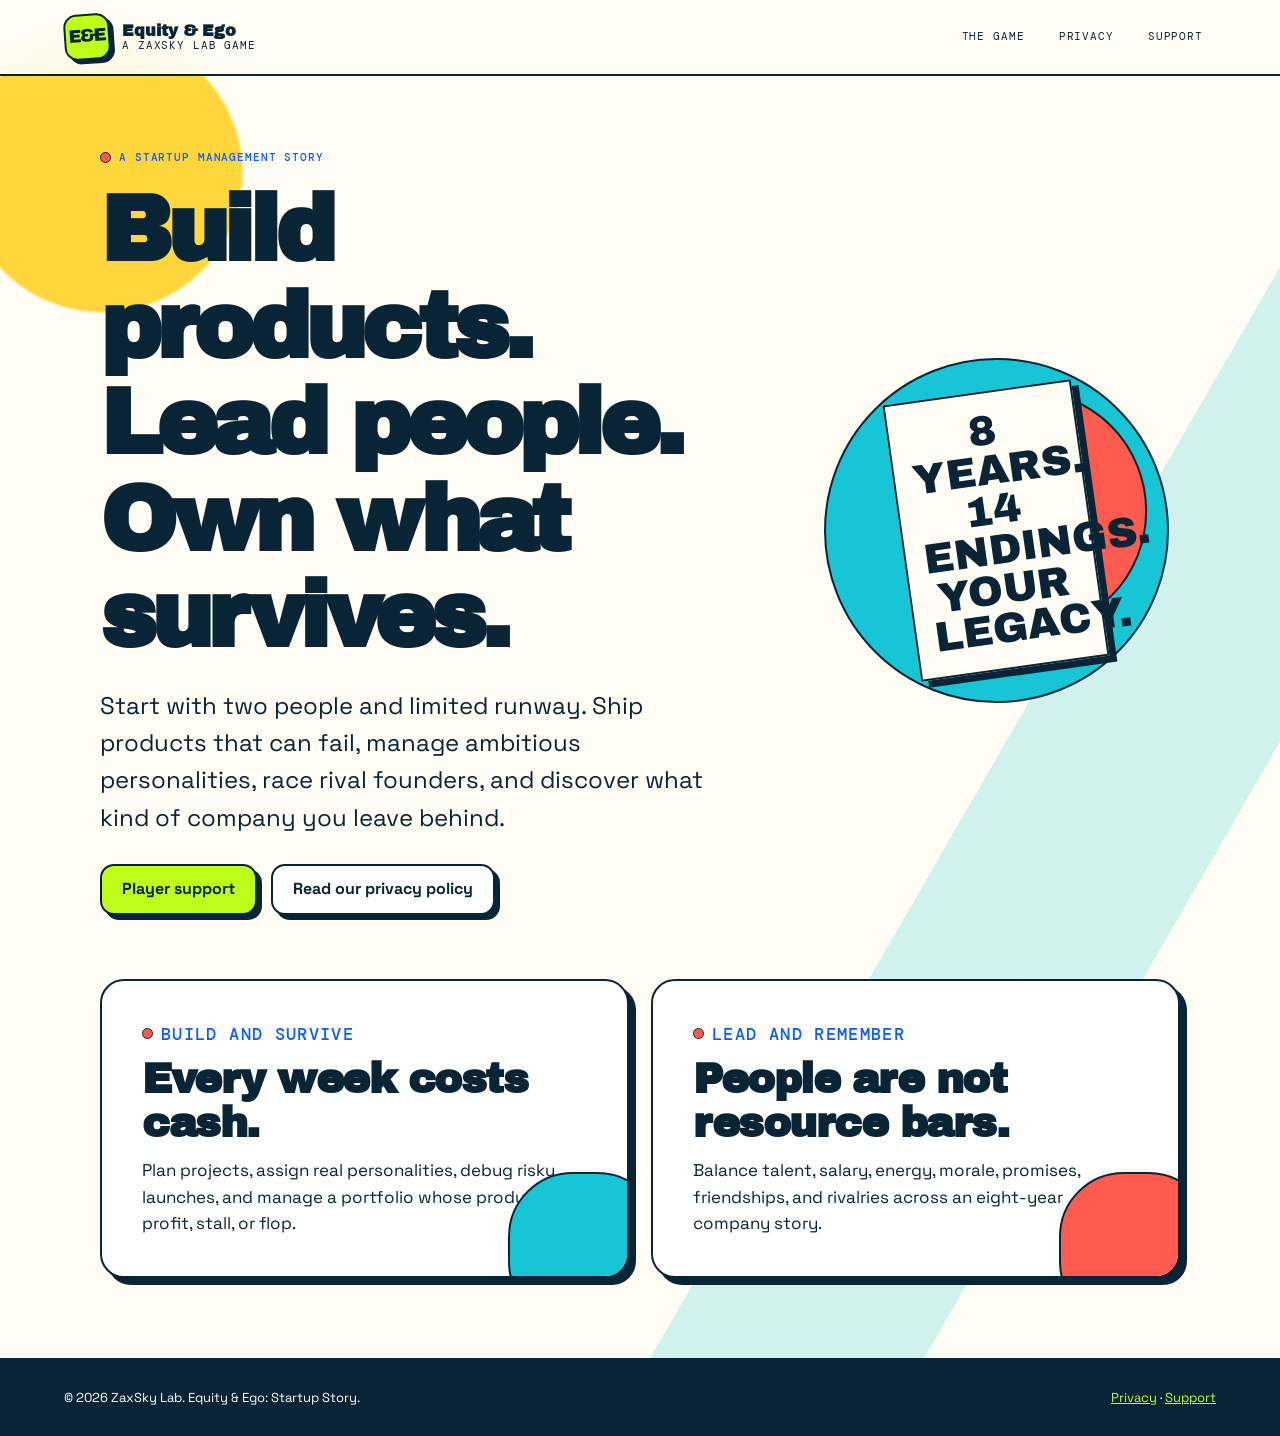
<file: index.html>
<!doctype html>
<html lang="en">
<head>
  <meta charset="utf-8">
  <meta name="viewport" content="width=device-width, initial-scale=1">
  <meta name="description" content="Equity & Ego: Startup Story is a character-driven startup management game by ZaxSky Lab.">
  <meta property="og:title" content="Equity & Ego: Startup Story">
  <meta property="og:description" content="Build products that can flop, lead ambitious people, and survive eight startup years.">
  <meta property="og:type" content="website">
  <meta name="theme-color" content="#bdff18">
  <title>Equity & Ego: Startup Story | ZaxSky Lab</title>
  <link rel="stylesheet" href="site.css">
</head>
<body>
  <header class="site-header">
    <a class="brand" href="index.html" aria-label="Equity and Ego home">
      <span class="brand-mark">E&amp;E</span>
      <span class="brand-copy"><strong>Equity &amp; Ego</strong><span>A ZaxSky Lab game</span></span>
    </a>
    <nav class="page-nav" aria-label="Main navigation">
      <a href="#game">The game</a>
      <a href="privacy.html">Privacy</a>
      <a href="support.html">Support</a>
    </nav>
  </header>
  <main>
    <section class="hero" id="game">
      <div class="hero-copy">
        <p class="eyebrow">A startup management story</p>
        <h1>Build products. Lead people. Own what survives.</h1>
        <p>Start with two people and limited runway. Ship products that can fail, manage ambitious personalities, race rival founders, and discover what kind of company you leave behind.</p>
        <div class="button-row">
          <a class="button" href="support.html">Player support</a>
          <a class="button secondary" href="privacy.html">Read our privacy policy</a>
        </div>
      </div>
      <div class="hero-art" aria-label="Equity and Ego game mark">
        <span class="orbit one"></span><span class="orbit two"></span><span class="orbit three"></span>
        <div class="hero-stamp">8 years.<br>14 endings.<br>Your legacy.</div>
      </div>
    </section>
    <section class="card-grid" aria-label="Game highlights">
      <article class="link-card">
        <p class="eyebrow">Build and survive</p>
        <h2>Every week costs cash.</h2>
        <p>Plan projects, assign real personalities, debug risky launches, and manage a portfolio whose products can profit, stall, or flop.</p>
      </article>
      <article class="link-card support">
        <p class="eyebrow">Lead and remember</p>
        <h2>People are not resource bars.</h2>
        <p>Balance talent, salary, energy, morale, promises, friendships, and rivalries across an eight-year company story.</p>
      </article>
    </section>
  </main>
  <footer class="site-footer">
    <span>&copy; 2026 ZaxSky Lab. Equity &amp; Ego: Startup Story.</span>
    <span><a href="privacy.html">Privacy</a> &middot; <a href="support.html">Support</a></span>
  </footer>
</body>
</html>
</file>
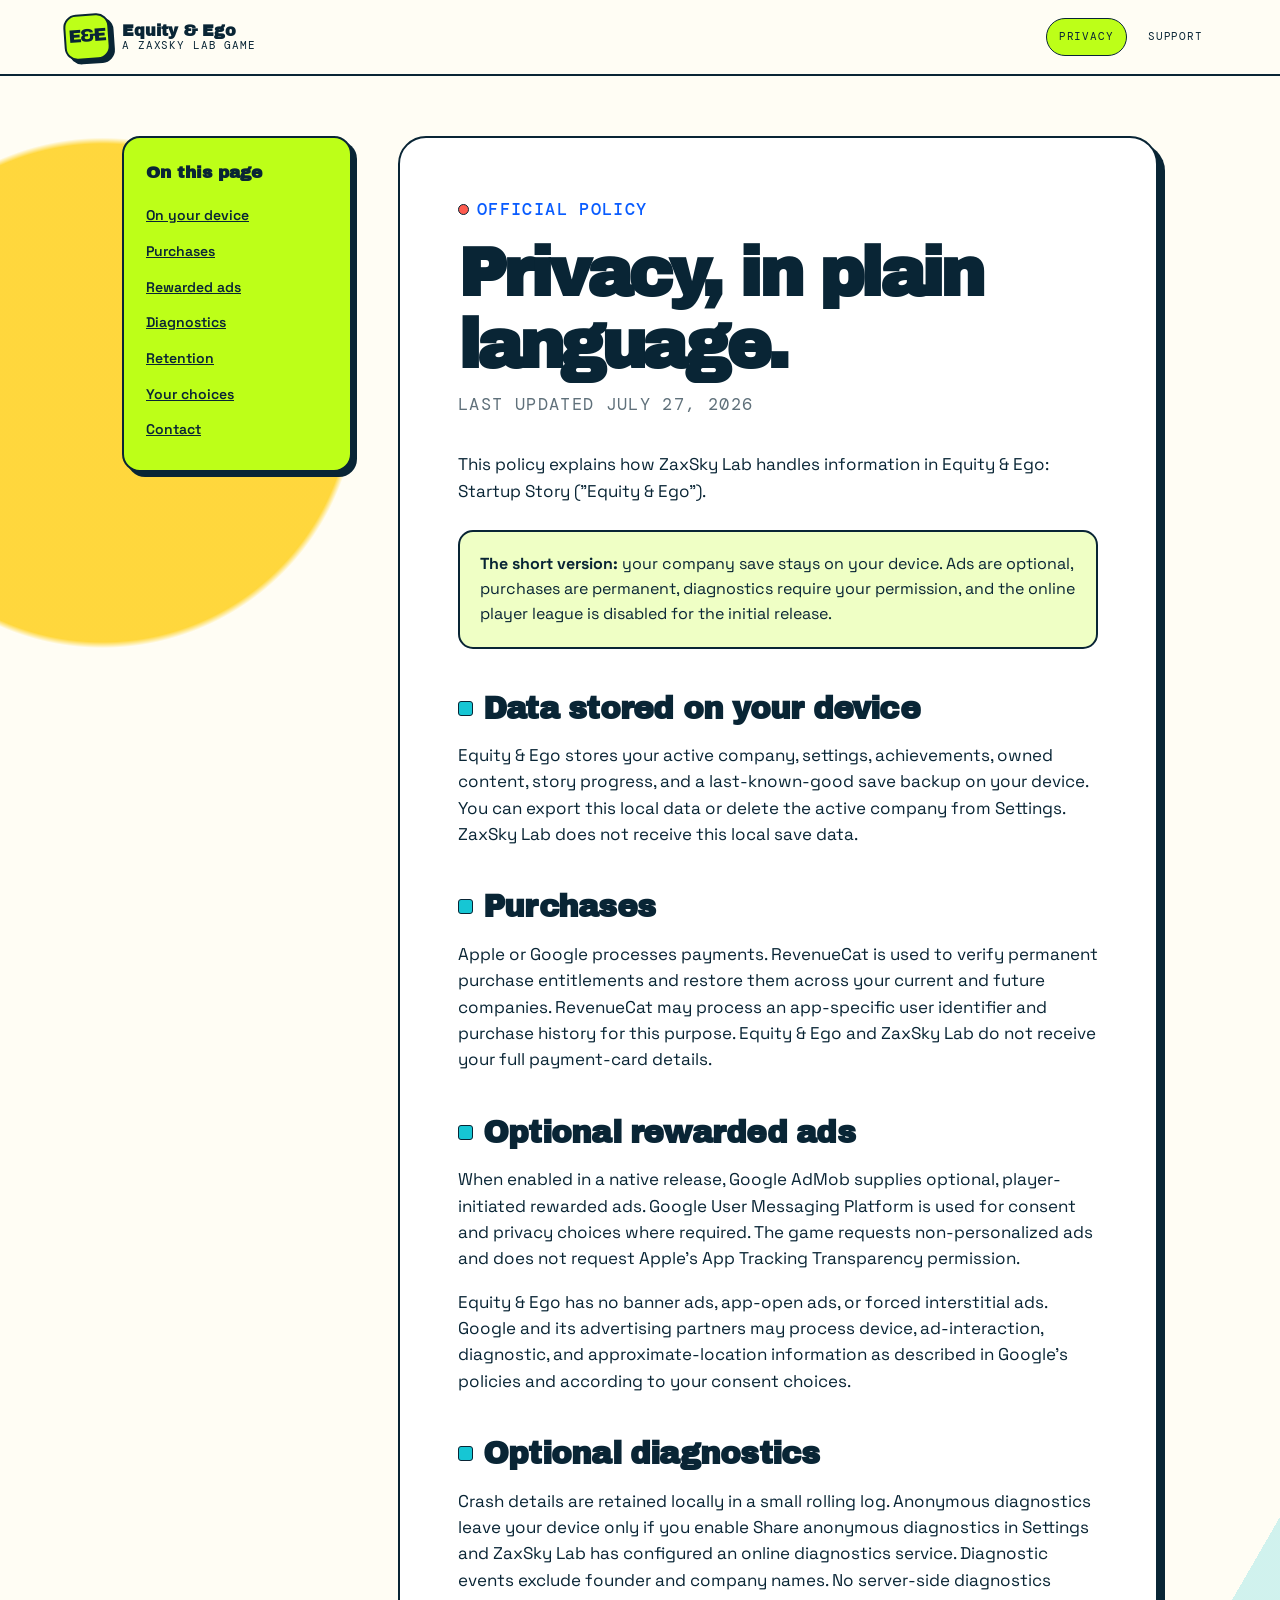
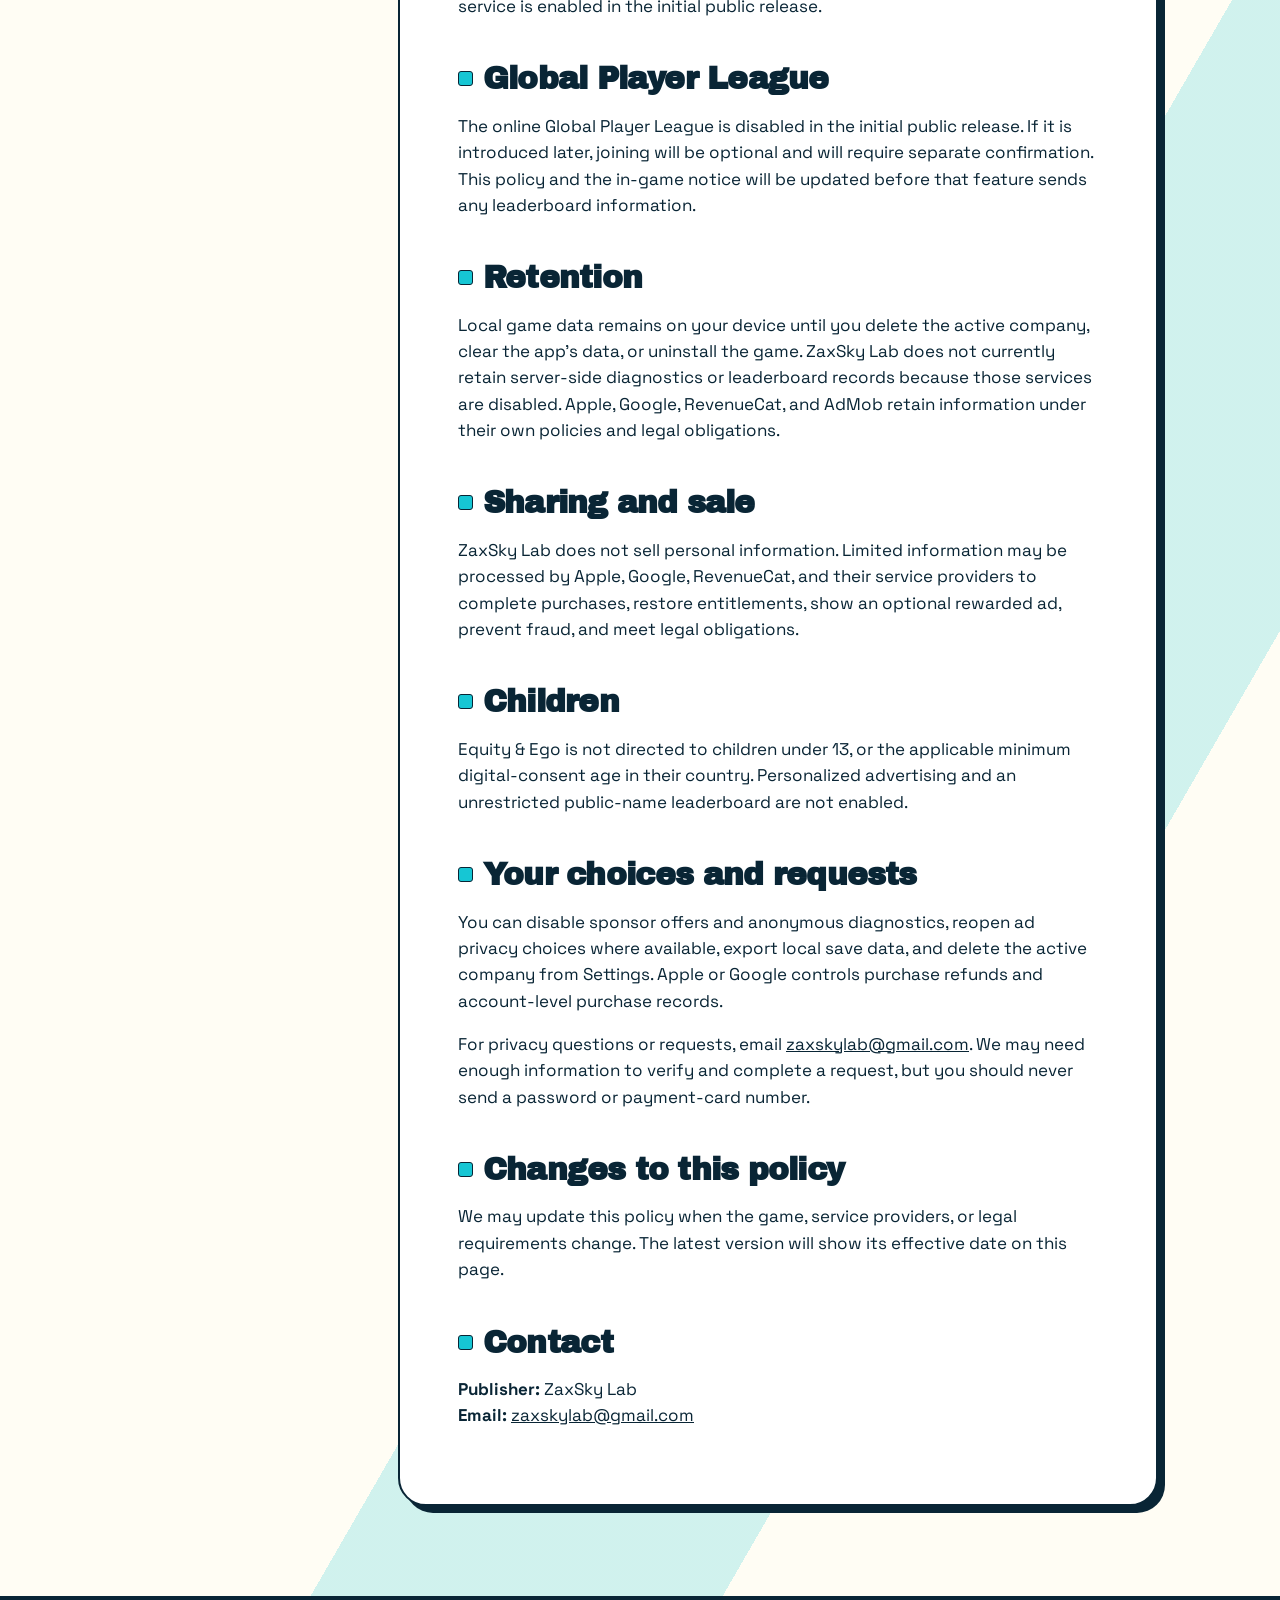
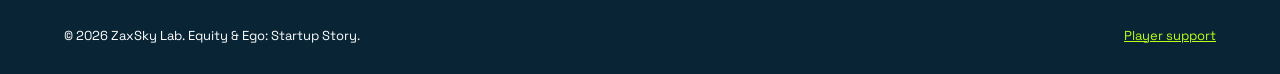
<file: privacy.html>
<!doctype html>
<html lang="en">
<head>
  <meta charset="utf-8">
  <meta name="viewport" content="width=device-width, initial-scale=1">
  <meta name="description" content="Privacy policy for Equity & Ego: Startup Story by ZaxSky Lab.">
  <title>Privacy Policy | Equity & Ego</title>
  <link rel="stylesheet" href="site.css">
</head>
<body>
  <header class="site-header">
    <a class="brand" href="index.html" aria-label="Equity and Ego home">
      <span class="brand-mark">E&amp;E</span>
      <span class="brand-copy"><strong>Equity &amp; Ego</strong><span>A ZaxSky Lab game</span></span>
    </a>
    <nav class="page-nav" aria-label="Main navigation">
      <a href="privacy.html" aria-current="page">Privacy</a>
      <a href="support.html">Support</a>
    </nav>
  </header>
  <main class="document-shell">
    <aside class="document-menu">
      <strong>On this page</strong>
      <a href="#device">On your device</a><a href="#purchases">Purchases</a><a href="#ads">Rewarded ads</a><a href="#diagnostics">Diagnostics</a><a href="#retention">Retention</a><a href="#choices">Your choices</a><a href="#contact">Contact</a>
    </aside>
    <article class="document">
      <p class="eyebrow">Official policy</p>
      <h1>Privacy, in plain language.</h1>
      <p class="meta">Last updated July 27, 2026</p>
      <p>This policy explains how ZaxSky Lab handles information in Equity &amp; Ego: Startup Story ("Equity &amp; Ego").</p>
      <div class="notice"><strong>The short version:</strong> your company save stays on your device. Ads are optional, purchases are permanent, diagnostics require your permission, and the online player league is disabled for the initial release.</div>
      <h2 id="device">Data stored on your device</h2>
      <p>Equity &amp; Ego stores your active company, settings, achievements, owned content, story progress, and a last-known-good save backup on your device. You can export this local data or delete the active company from Settings. ZaxSky Lab does not receive this local save data.</p>
      <h2 id="purchases">Purchases</h2>
      <p>Apple or Google processes payments. RevenueCat is used to verify permanent purchase entitlements and restore them across your current and future companies. RevenueCat may process an app-specific user identifier and purchase history for this purpose. Equity &amp; Ego and ZaxSky Lab do not receive your full payment-card details.</p>
      <h2 id="ads">Optional rewarded ads</h2>
      <p>When enabled in a native release, Google AdMob supplies optional, player-initiated rewarded ads. Google User Messaging Platform is used for consent and privacy choices where required. The game requests non-personalized ads and does not request Apple's App Tracking Transparency permission.</p>
      <p>Equity &amp; Ego has no banner ads, app-open ads, or forced interstitial ads. Google and its advertising partners may process device, ad-interaction, diagnostic, and approximate-location information as described in Google's policies and according to your consent choices.</p>
      <h2 id="diagnostics">Optional diagnostics</h2>
      <p>Crash details are retained locally in a small rolling log. Anonymous diagnostics leave your device only if you enable Share anonymous diagnostics in Settings and ZaxSky Lab has configured an online diagnostics service. Diagnostic events exclude founder and company names. No server-side diagnostics service is enabled in the initial public release.</p>
      <h2 id="league">Global Player League</h2>
      <p>The online Global Player League is disabled in the initial public release. If it is introduced later, joining will be optional and will require separate confirmation. This policy and the in-game notice will be updated before that feature sends any leaderboard information.</p>
      <h2 id="retention">Retention</h2>
      <p>Local game data remains on your device until you delete the active company, clear the app's data, or uninstall the game. ZaxSky Lab does not currently retain server-side diagnostics or leaderboard records because those services are disabled. Apple, Google, RevenueCat, and AdMob retain information under their own policies and legal obligations.</p>
      <h2 id="sharing">Sharing and sale</h2>
      <p>ZaxSky Lab does not sell personal information. Limited information may be processed by Apple, Google, RevenueCat, and their service providers to complete purchases, restore entitlements, show an optional rewarded ad, prevent fraud, and meet legal obligations.</p>
      <h2 id="children">Children</h2>
      <p>Equity &amp; Ego is not directed to children under 13, or the applicable minimum digital-consent age in their country. Personalized advertising and an unrestricted public-name leaderboard are not enabled.</p>
      <h2 id="choices">Your choices and requests</h2>
      <p>You can disable sponsor offers and anonymous diagnostics, reopen ad privacy choices where available, export local save data, and delete the active company from Settings. Apple or Google controls purchase refunds and account-level purchase records.</p>
      <p>For privacy questions or requests, email <a href="mailto:zaxskylab@gmail.com?subject=Equity%20%26%20Ego%20privacy">zaxskylab@gmail.com</a>. We may need enough information to verify and complete a request, but you should never send a password or payment-card number.</p>
      <h2 id="changes">Changes to this policy</h2>
      <p>We may update this policy when the game, service providers, or legal requirements change. The latest version will show its effective date on this page.</p>
      <h2 id="contact">Contact</h2>
      <p><strong>Publisher:</strong> ZaxSky Lab<br><strong>Email:</strong> <a href="mailto:zaxskylab@gmail.com">zaxskylab@gmail.com</a></p>
    </article>
  </main>
  <footer class="site-footer"><span>&copy; 2026 ZaxSky Lab. Equity &amp; Ego: Startup Story.</span><span><a href="support.html">Player support</a></span></footer>
</body>
</html>
</file>
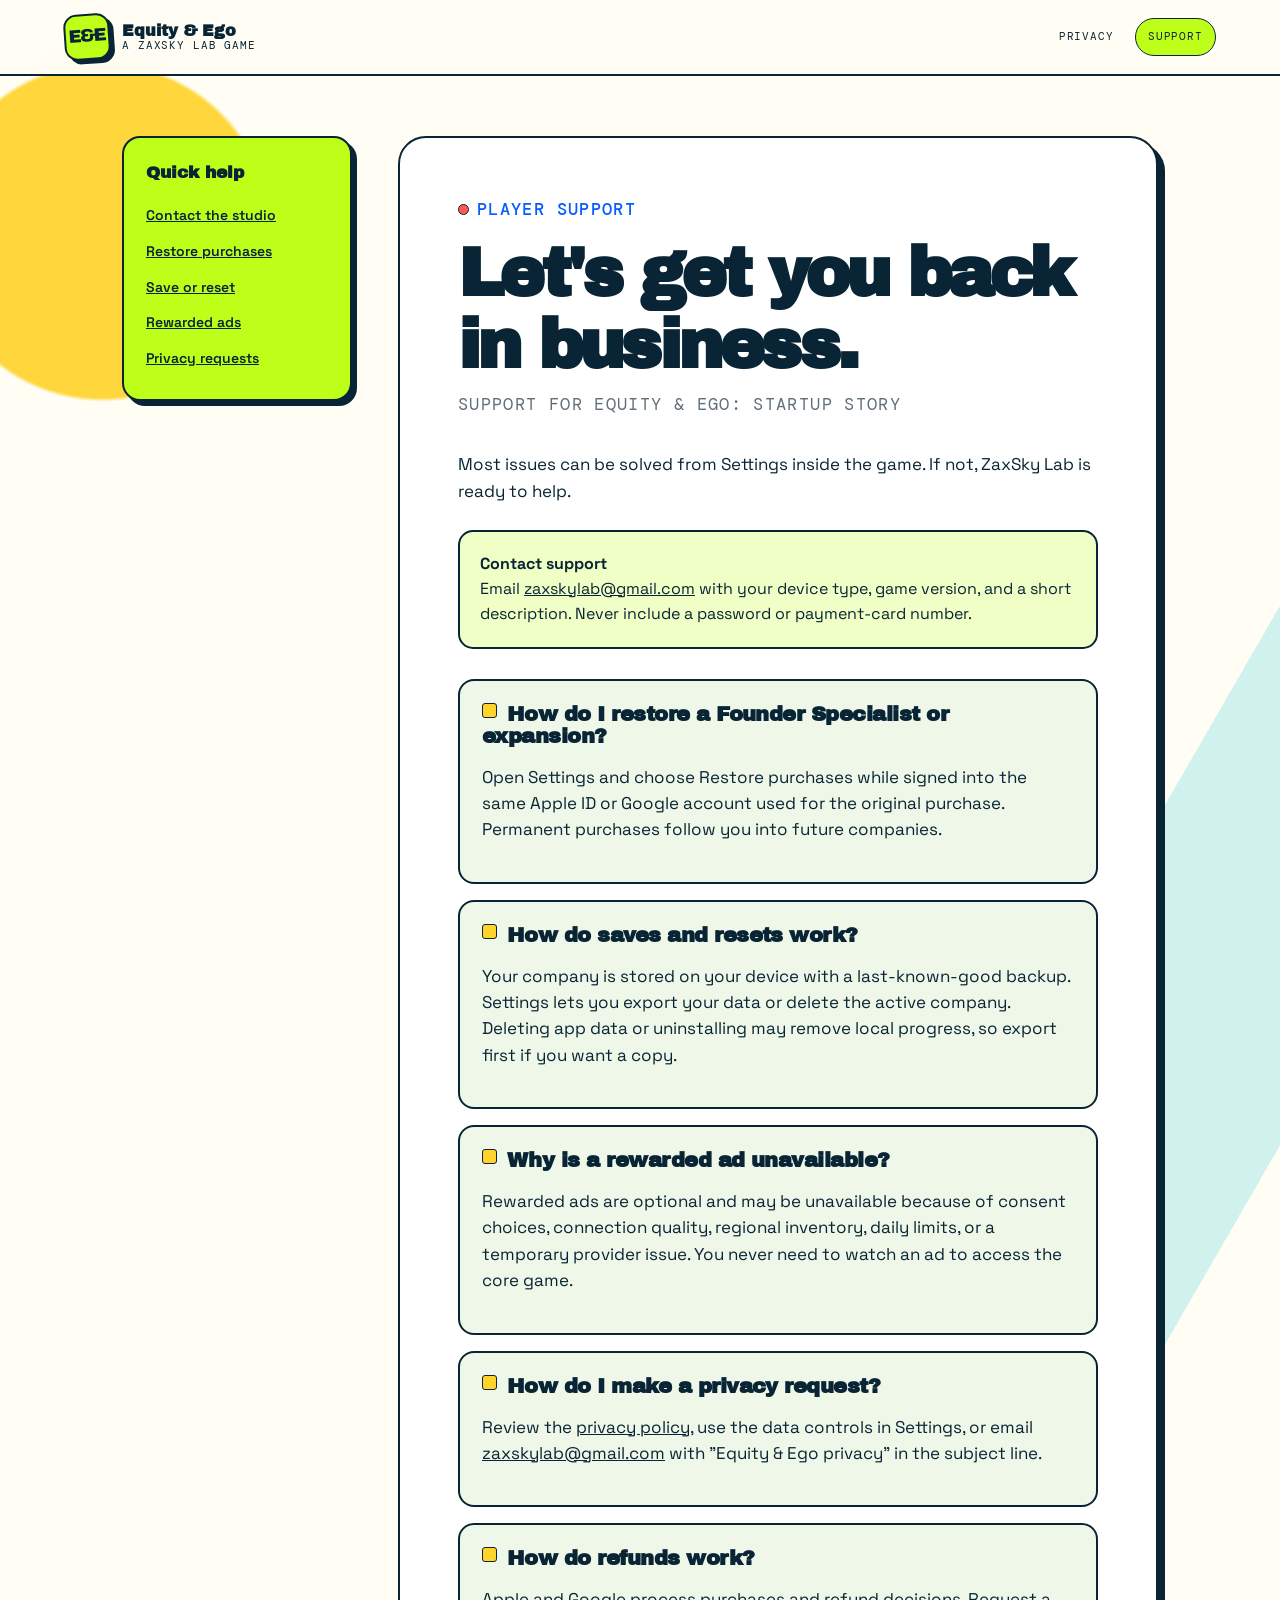
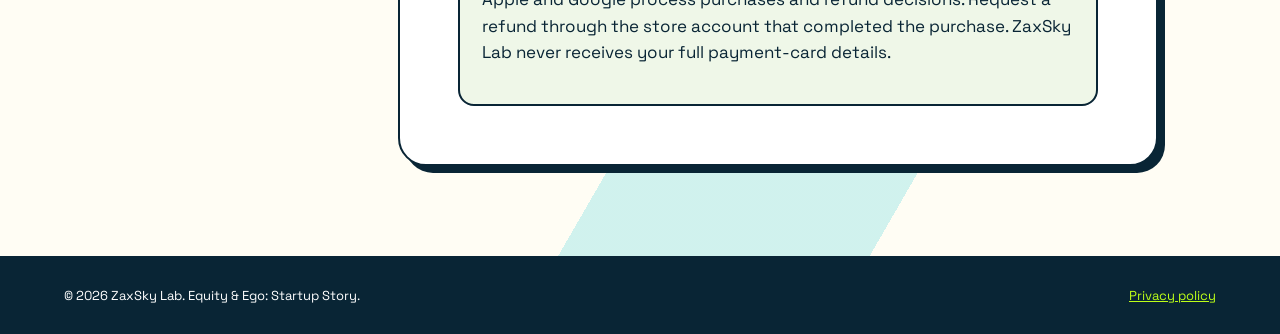
<file: support.html>
<!doctype html>
<html lang="en">
<head>
  <meta charset="utf-8">
  <meta name="viewport" content="width=device-width, initial-scale=1">
  <meta name="description" content="Player support for Equity & Ego: Startup Story by ZaxSky Lab.">
  <title>Player Support | Equity & Ego</title>
  <link rel="stylesheet" href="site.css">
</head>
<body>
  <header class="site-header">
    <a class="brand" href="index.html" aria-label="Equity and Ego home">
      <span class="brand-mark">E&amp;E</span>
      <span class="brand-copy"><strong>Equity &amp; Ego</strong><span>A ZaxSky Lab game</span></span>
    </a>
    <nav class="page-nav" aria-label="Main navigation">
      <a href="privacy.html">Privacy</a>
      <a href="support.html" aria-current="page">Support</a>
    </nav>
  </header>
  <main class="document-shell">
    <aside class="document-menu">
      <strong>Quick help</strong>
      <a href="#contact">Contact the studio</a>
      <a href="#purchases">Restore purchases</a>
      <a href="#save">Save or reset</a>
      <a href="#ads">Rewarded ads</a>
      <a href="#privacy">Privacy requests</a>
    </aside>
    <article class="document">
      <p class="eyebrow">Player support</p>
      <h1>Let's get you back in business.</h1>
      <p class="meta">Support for Equity &amp; Ego: Startup Story</p>
      <p>Most issues can be solved from Settings inside the game. If not, ZaxSky Lab is ready to help.</p>
      <div class="notice" id="contact">
        <strong>Contact support</strong><br>
        Email <a href="mailto:zaxskylab@gmail.com?subject=Equity%20%26%20Ego%20support">zaxskylab@gmail.com</a> with your device type, game version, and a short description. Never include a password or payment-card number.
      </div>
      <section class="faq">
        <article><h2 id="purchases">How do I restore a Founder Specialist or expansion?</h2><p>Open Settings and choose Restore purchases while signed into the same Apple ID or Google account used for the original purchase. Permanent purchases follow you into future companies.</p></article>
        <article><h2 id="save">How do saves and resets work?</h2><p>Your company is stored on your device with a last-known-good backup. Settings lets you export your data or delete the active company. Deleting app data or uninstalling may remove local progress, so export first if you want a copy.</p></article>
        <article><h2 id="ads">Why is a rewarded ad unavailable?</h2><p>Rewarded ads are optional and may be unavailable because of consent choices, connection quality, regional inventory, daily limits, or a temporary provider issue. You never need to watch an ad to access the core game.</p></article>
        <article><h2 id="privacy">How do I make a privacy request?</h2><p>Review the <a href="privacy.html">privacy policy</a>, use the data controls in Settings, or email <a href="mailto:zaxskylab@gmail.com?subject=Equity%20%26%20Ego%20privacy">zaxskylab@gmail.com</a> with "Equity &amp; Ego privacy" in the subject line.</p></article>
        <article><h2 id="refunds">How do refunds work?</h2><p>Apple and Google process purchases and refund decisions. Request a refund through the store account that completed the purchase. ZaxSky Lab never receives your full payment-card details.</p></article>
      </section>
    </article>
  </main>
  <footer class="site-footer">
    <span>&copy; 2026 ZaxSky Lab. Equity &amp; Ego: Startup Story.</span>
    <span><a href="privacy.html">Privacy policy</a></span>
  </footer>
</body>
</html>
</file>
<file: site.css>
@import url("https://fonts.googleapis.com/css2?family=Archivo+Black&family=DM+Mono:wght@400;500&family=Space+Grotesk:wght@400;500;600;700&display=swap");

:root {
  --ink: #092535;
  --paper: #fffdf4;
  --soft: #eff7e8;
  --lime: #bdff18;
  --cyan: #16c6d4;
  --coral: #ff5b4f;
  --yellow: #ffd329;
  --line: 2px solid var(--ink);
  --shadow: 7px 7px 0 var(--ink);
}

* {
  box-sizing: border-box;
}

html {
  scroll-behavior: smooth;
}

body {
  min-height: 100vh;
  margin: 0;
  color: var(--ink);
  background:
    radial-gradient(circle at 8% 12%, rgba(255, 211, 41, 0.9) 0 8%, transparent 8.2%),
    linear-gradient(120deg, transparent 0 68%, rgba(22, 198, 212, 0.2) 68% 81%, transparent 81%),
    var(--paper);
  font-family: "Space Grotesk", sans-serif;
  line-height: 1.55;
}

a {
  color: inherit;
}

.site-header {
  position: sticky;
  z-index: 10;
  top: 0;
  display: flex;
  align-items: center;
  justify-content: space-between;
  gap: 24px;
  padding: 14px clamp(18px, 5vw, 72px);
  border-bottom: var(--line);
  background: rgba(255, 253, 244, 0.94);
  backdrop-filter: blur(12px);
}

.brand {
  display: inline-flex;
  align-items: center;
  gap: 12px;
  text-decoration: none;
}

.brand-mark {
  display: grid;
  width: 46px;
  height: 46px;
  place-items: center;
  transform: rotate(-4deg);
  border: var(--line);
  border-radius: 13px;
  background: var(--lime);
  box-shadow: 4px 4px 0 var(--ink);
  font-family: "Archivo Black", sans-serif;
  font-size: 18px;
  letter-spacing: -2px;
}

.brand-copy {
  display: grid;
  line-height: 1.05;
}

.brand-copy strong {
  font-family: "Archivo Black", sans-serif;
  font-size: 16px;
}

.brand-copy span,
.eyebrow,
.meta,
.page-nav a {
  font-family: "DM Mono", monospace;
  font-size: 11px;
  letter-spacing: 0.08em;
  text-transform: uppercase;
}

.page-nav {
  display: flex;
  align-items: center;
  gap: 8px;
}

.page-nav a {
  padding: 9px 12px;
  border: 1.5px solid transparent;
  border-radius: 999px;
  text-decoration: none;
}

.page-nav a:hover,
.page-nav a[aria-current="page"] {
  border-color: var(--ink);
  background: var(--lime);
}

main {
  width: min(1080px, calc(100% - 32px));
  margin: 0 auto;
}

.hero {
  display: grid;
  min-height: 520px;
  grid-template-columns: minmax(0, 1.25fr) minmax(260px, 0.75fr);
  align-items: center;
  gap: clamp(36px, 8vw, 100px);
  padding: 70px 0 64px;
}

.eyebrow {
  display: inline-flex;
  align-items: center;
  gap: 8px;
  margin: 0 0 16px;
  color: #095cff;
  font-weight: 500;
}

.eyebrow::before {
  width: 9px;
  height: 9px;
  border: 1.5px solid var(--ink);
  border-radius: 50%;
  background: var(--coral);
  content: "";
}

h1,
h2,
h3 {
  line-height: 1.05;
}

h1 {
  max-width: 760px;
  margin: 0 0 22px;
  font-family: "Archivo Black", sans-serif;
  font-size: clamp(46px, 8vw, 92px);
  letter-spacing: -0.055em;
}

.hero-copy > p:not(.eyebrow) {
  max-width: 650px;
  margin: 0 0 28px;
  font-size: clamp(18px, 2.4vw, 24px);
}

.button-row {
  display: flex;
  flex-wrap: wrap;
  gap: 14px;
}

.button {
  display: inline-flex;
  min-height: 50px;
  align-items: center;
  justify-content: center;
  padding: 11px 20px;
  border: var(--line);
  border-radius: 14px;
  background: var(--lime);
  box-shadow: 5px 5px 0 var(--ink);
  font-weight: 700;
  text-decoration: none;
  transition: transform 150ms ease, box-shadow 150ms ease;
}

.button.secondary {
  background: white;
}

.button:hover {
  transform: translate(3px, 3px);
  box-shadow: 2px 2px 0 var(--ink);
}

.hero-art {
  position: relative;
  display: grid;
  aspect-ratio: 1;
  place-items: center;
}

.orbit {
  position: absolute;
  border: var(--line);
  border-radius: 50%;
}

.orbit.one {
  inset: 3%;
  background: var(--cyan);
}

.orbit.two {
  inset: 17%;
  transform: translate(12%, -8%);
  background: var(--coral);
}

.orbit.three {
  inset: 33%;
  transform: translate(-18%, 14%);
  background: var(--yellow);
}

.hero-stamp {
  z-index: 2;
  max-width: 190px;
  transform: rotate(-8deg);
  border: var(--line);
  background: var(--paper);
  box-shadow: var(--shadow);
  padding: 18px;
  font-family: "Archivo Black", sans-serif;
  font-size: clamp(24px, 4vw, 42px);
  line-height: 0.95;
  text-align: center;
  text-transform: uppercase;
}

.card-grid {
  display: grid;
  grid-template-columns: repeat(2, minmax(0, 1fr));
  gap: 22px;
  padding: 0 0 80px;
}

.link-card {
  position: relative;
  min-height: 250px;
  overflow: hidden;
  padding: clamp(24px, 4vw, 40px);
  border: var(--line);
  border-radius: 24px;
  background: white;
  box-shadow: var(--shadow);
  text-decoration: none;
}

.link-card::after {
  position: absolute;
  right: -35px;
  bottom: -50px;
  width: 150px;
  height: 150px;
  border: var(--line);
  border-radius: 42%;
  background: var(--cyan);
  content: "";
  transition: transform 250ms ease;
}

.link-card.support::after {
  background: var(--coral);
}

.link-card:hover::after {
  transform: rotate(25deg) scale(1.12);
}

.link-card h2 {
  max-width: 430px;
  margin: 10px 0 12px;
  font-family: "Archivo Black", sans-serif;
  font-size: clamp(28px, 4vw, 42px);
  letter-spacing: -0.035em;
}

.link-card p {
  max-width: 470px;
  margin: 0;
  font-size: 17px;
}

.document-shell {
  display: grid;
  grid-template-columns: 230px minmax(0, 760px);
  justify-content: center;
  gap: 46px;
  padding: 60px 0 90px;
}

.document-menu {
  position: sticky;
  top: 96px;
  align-self: start;
  padding: 22px;
  border: var(--line);
  border-radius: 18px;
  background: var(--lime);
  box-shadow: 5px 5px 0 var(--ink);
}

.document-menu strong {
  display: block;
  margin-bottom: 12px;
  font-family: "Archivo Black", sans-serif;
  font-size: 17px;
}

.document-menu a {
  display: block;
  padding: 7px 0;
  font-size: 14px;
  font-weight: 600;
}

.document {
  padding: clamp(24px, 5vw, 58px);
  border: var(--line);
  border-radius: 28px;
  background: white;
  box-shadow: var(--shadow);
}

.document h1 {
  margin-bottom: 10px;
  font-size: clamp(38px, 7vw, 68px);
}

.document h2 {
  margin: 44px 0 12px;
  font-family: "Archivo Black", sans-serif;
  font-size: clamp(23px, 3.5vw, 31px);
  letter-spacing: -0.025em;
  scroll-margin-top: 100px;
}

.document h2::before {
  display: inline-block;
  width: 13px;
  height: 13px;
  margin: 0 10px 3px 0;
  border: 1.5px solid var(--ink);
  border-radius: 3px;
  background: var(--cyan);
  content: "";
}

.document p,
.document li {
  font-size: 17px;
}

.document .meta {
  margin: 0 0 34px;
  color: #5f707a;
}

.notice {
  margin: 26px 0;
  padding: 20px;
  border: var(--line);
  border-radius: 15px;
  background: #efffc5;
}

.faq {
  display: grid;
  gap: 16px;
  margin-top: 30px;
}

.faq article {
  padding: 22px;
  border: var(--line);
  border-radius: 16px;
  background: var(--soft);
}

.faq h2 {
  margin-top: 0;
  font-size: 21px;
}

.faq h2::before {
  background: var(--yellow);
}

.site-footer {
  display: flex;
  justify-content: space-between;
  gap: 20px;
  padding: 28px clamp(18px, 5vw, 72px);
  border-top: var(--line);
  background: var(--ink);
  color: white;
  font-size: 13px;
}

.site-footer a {
  color: var(--lime);
}

@media (max-width: 760px) {
  .site-header {
    align-items: flex-start;
  }

  .brand-copy span {
    display: none;
  }

  .page-nav {
    gap: 2px;
  }

  .page-nav a {
    padding: 8px;
    font-size: 9px;
  }

  .hero {
    min-height: auto;
    grid-template-columns: 1fr;
    padding-top: 50px;
  }

  .hero-art {
    width: min(370px, 92%);
    justify-self: center;
  }

  .card-grid,
  .document-shell {
    grid-template-columns: 1fr;
  }

  .document-menu {
    position: static;
    display: none;
  }

  .document-shell {
    padding-top: 34px;
  }

  .document {
    padding: 26px 20px 36px;
    border-radius: 20px;
    box-shadow: 5px 5px 0 var(--ink);
  }

  .site-footer {
    flex-direction: column;
  }
}

@media (prefers-reduced-motion: reduce) {
  * {
    scroll-behavior: auto !important;
    transition: none !important;
  }
}
</file>
